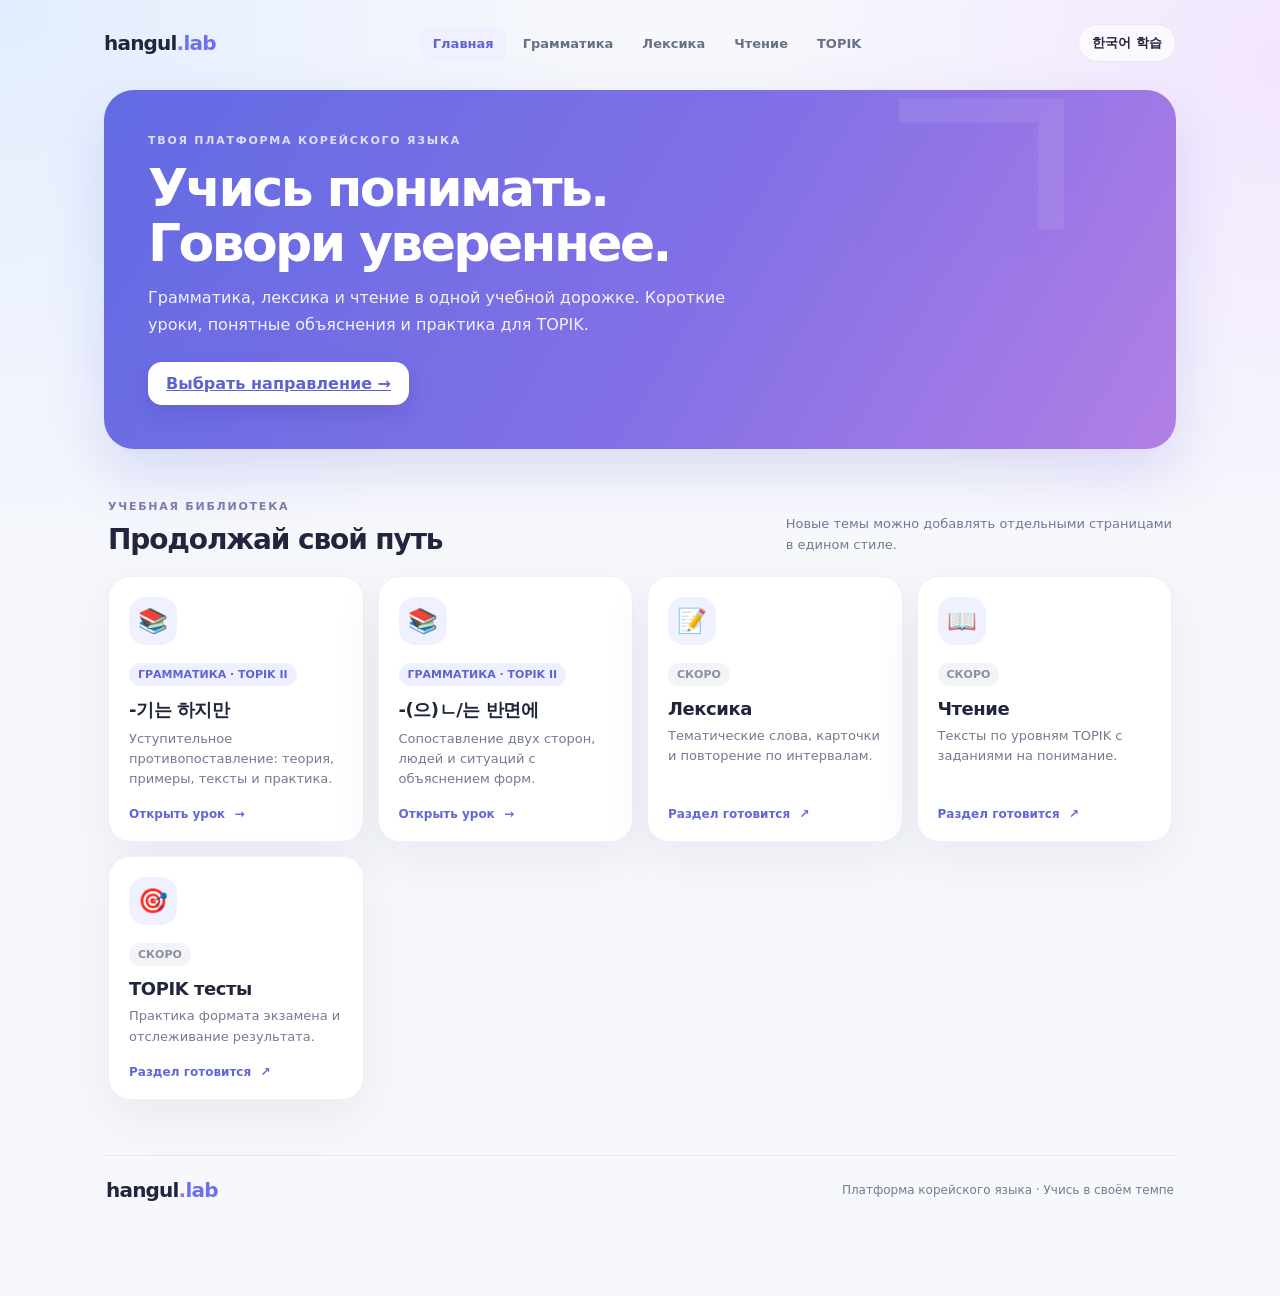
<file: index.html>
<!doctype html>
<html lang="ru">
<head>
<meta charset="utf-8"><meta name="viewport" content="width=device-width,initial-scale=1"><meta name="theme-color" content="#f5f7ff">
<meta name="description" content="Hangul Lab — платформа для изучения корейского языка и подготовки к TOPIK.">
<title>Hangul Lab · Корейский язык</title><link rel="stylesheet" href="css/styles.css">
</head>
<body><div class="shell">
<header class="top"><a class="brand" href="index.html">hangul<span style="color:#9b72e8">.</span><b>lab</b></a>
<nav class="topnav" aria-label="Основная навигация"><a class="on" href="index.html">Главная</a><a href="#grammar">Грамматика</a><a href="#vocabulary">Лексика</a><a href="#reading">Чтение</a><a href="#topik">TOPIK</a></nav>
<span class="rank">한국어 학습</span></header>
<section class="hero"><div class="eyebrow">Твоя платформа корейского языка</div><h1>Учись понимать.<br>Говори увереннее.</h1><p>Грамматика, лексика и чтение в одной учебной дорожке. Короткие уроки, понятные объяснения и практика для TOPIK.</p><div class="hero-actions"><a class="btn white" href="#grammar">Выбрать направление →</a></div></section>
<section class="home-section" id="grammar"><div class="section-heading"><div><span class="eyebrow dark">УЧЕБНАЯ БИБЛИОТЕКА</span><h2>Продолжай свой путь</h2></div><p>Новые темы можно добавлять отдельными страницами<br>в едином стиле.</p></div>
<div class="home-grid">
<a class="home-card grammar-card" href="grammar/gineun-hajiman.html"><div class="home-icon">📚</div><span class="tag">ГРАММАТИКА · TOPIK II</span><h3>-기는 하지만</h3><p>Уступительное противопоставление: теория, примеры, тексты и практика.</p><span class="card-link">Открыть урок <b>→</b></span></a>
<a class="home-card grammar-card" href="grammar/nunbanmyune.html"><div class="home-icon">📚</div><span class="tag">ГРАММАТИКА · TOPIK II</span><h3>-(으)ㄴ/는 반면에</h3><p>Сопоставление двух сторон, людей и ситуаций с объяснением форм.</p><span class="card-link">Открыть урок <b>→</b></span></a>
<a class="home-card" id="vocabulary" href="#vocabulary"><div class="home-icon">📝</div><span class="tag muted-tag">СКОРО</span><h3>Лексика</h3><p>Тематические слова, карточки и повторение по интервалам.</p><span class="card-link">Раздел готовится <b>↗</b></span></a>
<a class="home-card" id="reading" href="#reading"><div class="home-icon">📖</div><span class="tag muted-tag">СКОРО</span><h3>Чтение</h3><p>Тексты по уровням TOPIK с заданиями на понимание.</p><span class="card-link">Раздел готовится <b>↗</b></span></a>
<a class="home-card" id="topik" href="#topik"><div class="home-icon">🎯</div><span class="tag muted-tag">СКОРО</span><h3>TOPIK тесты</h3><p>Практика формата экзамена и отслеживание результата.</p><span class="card-link">Раздел готовится <b>↗</b></span></a>
</div></section>
<footer class="site-footer"><a class="brand" href="index.html">hangul<span style="color:#9b72e8">.</span><b>lab</b></a><span>Платформа корейского языка · Учись в своём темпе</span></footer>
</div></body></html>
</file>
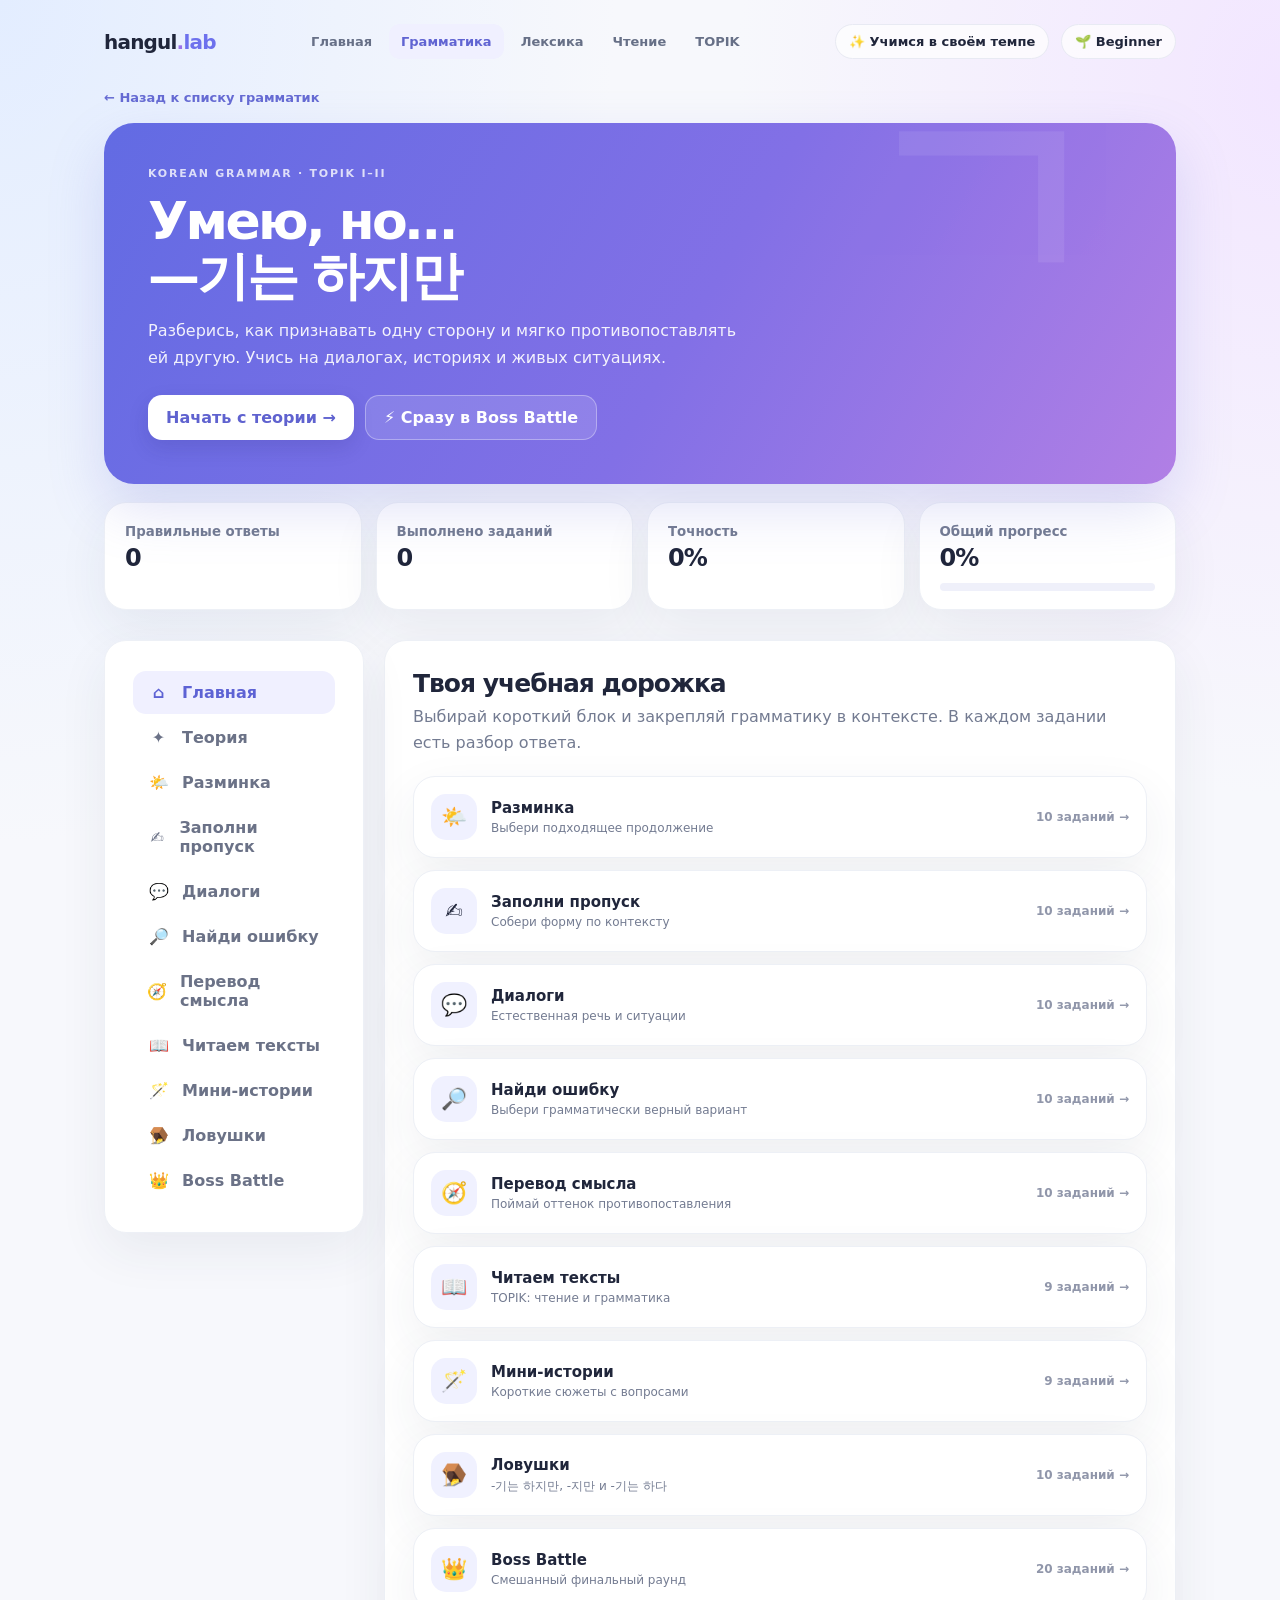
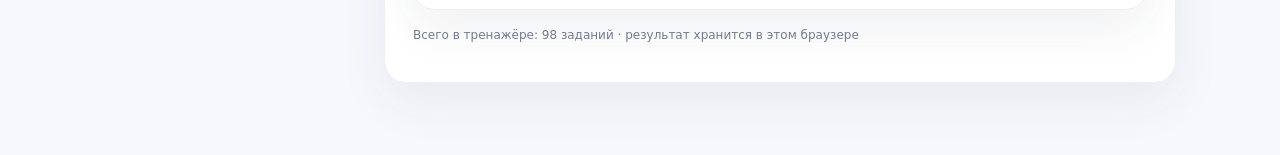
<file: grammar/gineun-hajiman.html>
<!doctype html>
<html lang="ru">
<head>
<meta charset="utf-8"><meta name="viewport" content="width=device-width,initial-scale=1"><meta name="theme-color" content="#f5f7ff"><meta name="description" content="Изучайте корейскую грамматику -기는 하지만: объяснения, диалоги и практика TOPIK."><meta name="color-scheme" content="light">
<title>-기는 하지만 · Hangul Lab</title>
<link rel="stylesheet" href="../css/styles.css"></head>
<body><div class="shell"><header class="top"><a class="brand" href="../index.html">hangul<span style="color:#9b72e8">.</span><b>lab</b></a><nav class="topnav"><a href="../index.html">Главная</a><a class="on" href="../index.html#grammar">Грамматика</a><a href="../index.html#vocabulary">Лексика</a><a href="../index.html#reading">Чтение</a><a href="../index.html#topik">TOPIK</a></nav><div class="topright"><span class="streak">✨ Учимся в своём темпе</span><span class="rank" id="rankTop">🌱 Beginner</span></div></header>
<a class="backlink" href="../index.html#grammar">← Назад к списку грамматик</a>
<section class="hero"><div class="eyebrow">Korean grammar · TOPIK I–II</div><h1>Умею, но…<br>—기는 하지만</h1><p>Разберись, как признавать одну сторону и мягко противопоставлять ей другую. Учись на диалогах, историях и живых ситуациях.</p><div class="hero-actions"><button class="btn white" onclick="showView('theory')">Начать с теории <span aria-hidden="true">→</span></button><button class="btn ghost" onclick="startSection('boss')">⚡ Сразу в Boss Battle</button></div></section>
<section class="stats"><div class="stat"><small>Правильные ответы</small><strong id="correctStat">0</strong></div><div class="stat"><small>Выполнено заданий</small><strong id="doneStat">0</strong></div><div class="stat"><small>Точность</small><strong id="accuracyStat">0%</strong></div><div class="stat"><small>Общий прогресс</small><strong id="progressStat">0%</strong><div class="bar"><i id="progressBar" style="width:0%"></i></div></div></section>
<main class="layout"><nav class="nav panel" id="nav"></nav><div class="content" id="content"></div></main></div><div class="toast" id="toast"></div>
<script src="gineun-hajiman.js" defer></script><script src="../js/app.js" defer></script></body></html>
</file>
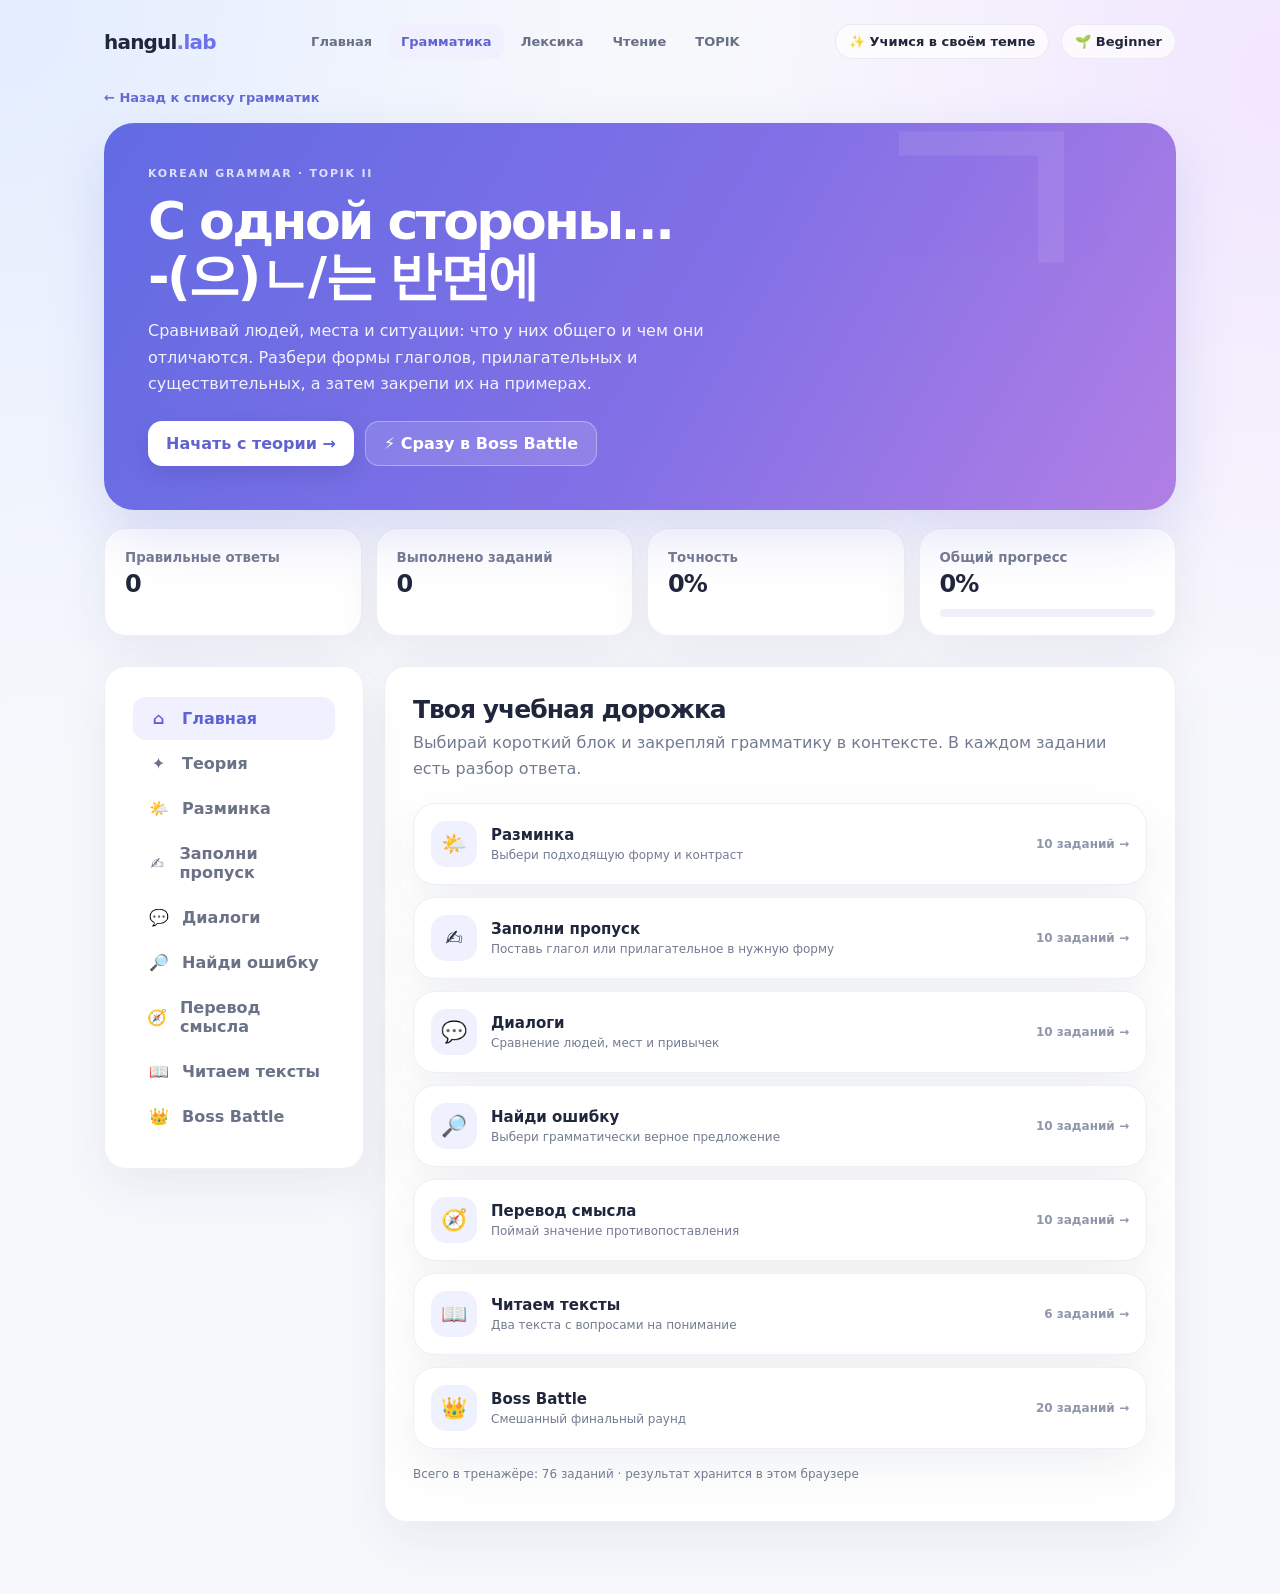
<file: grammar/nunbanmyune.html>
<!doctype html>
<html lang="ru">
<head>
<meta charset="utf-8"><meta name="viewport" content="width=device-width,initial-scale=1"><meta name="theme-color" content="#f5f7ff"><meta name="description" content="Изучайте корейскую грамматику -(으)ㄴ/는 반면(에): формы, сравнение, тексты и практика."><meta name="color-scheme" content="light">
<title>-(으)ㄴ/는 반면(에) · Hangul Lab</title>
<link rel="stylesheet" href="../css/styles.css"></head>
<body><div class="shell"><header class="top"><a class="brand" href="../index.html">hangul<span style="color:#9b72e8">.</span><b>lab</b></a><nav class="topnav"><a href="../index.html">Главная</a><a class="on" href="../index.html#grammar">Грамматика</a><a href="../index.html#vocabulary">Лексика</a><a href="../index.html#reading">Чтение</a><a href="../index.html#topik">TOPIK</a></nav><div class="topright"><span class="streak">✨ Учимся в своём темпе</span><span class="rank" id="rankTop">🌱 Beginner</span></div></header>
<a class="backlink" href="../index.html#grammar">← Назад к списку грамматик</a>
<section class="hero"><div class="eyebrow">Korean grammar · TOPIK II</div><h1>С одной стороны…<br>-(으)ㄴ/는 반면에</h1><p>Сравнивай людей, места и ситуации: что у них общего и чем они отличаются. Разбери формы глаголов, прилагательных и существительных, а затем закрепи их на примерах.</p><div class="hero-actions"><button class="btn white" onclick="showView('theory')">Начать с теории <span aria-hidden="true">→</span></button><button class="btn ghost" onclick="startSection('boss')">⚡ Сразу в Boss Battle</button></div></section>
<section class="stats"><div class="stat"><small>Правильные ответы</small><strong id="correctStat">0</strong></div><div class="stat"><small>Выполнено заданий</small><strong id="doneStat">0</strong></div><div class="stat"><small>Точность</small><strong id="accuracyStat">0%</strong></div><div class="stat"><small>Общий прогресс</small><strong id="progressStat">0%</strong><div class="bar"><i id="progressBar" style="width:0%"></i></div></div></section>
<main class="layout"><nav class="nav panel" id="nav"></nav><div class="content" id="content"></div></main></div><div class="toast" id="toast"></div>
<script src="nunbanmyune.js" defer></script><script src="../js/app.js" defer></script></body></html>
</file>
<file: css/styles.css>
:root{--ink:#20263b;--muted:#737b91;--blue:#6d71ed;--violet:#9b72e8;--mint:#dff8ed;--green:#25815d;--rose:#fff0ef;--line:#eaedf5;--white:#fff;--shadow:0 18px 50px #28325a12}*{box-sizing:border-box}body{margin:0;color:var(--ink);font-family:Inter,ui-sans-serif,system-ui,-apple-system,"Segoe UI",sans-serif;background:radial-gradient(ellipse at 0 0,#e3edff 0,transparent 34%),radial-gradient(ellipse at 100% 5%,#f2e6ff 0,transparent 30%),#f7f8fc;min-height:100vh}button{font:inherit;cursor:pointer}.shell{max-width:1120px;margin:auto;padding:24px 24px 72px}.top{display:flex;align-items:center;justify-content:space-between;gap:18px;margin-bottom:28px}.brand{font-weight:850;letter-spacing:-.04em;font-size:20px}.brand b{color:var(--blue)}.topright{display:flex;align-items:center;gap:12px}.streak,.rank{border:1px solid #e8eaf3;background:#ffffffb8;border-radius:999px;padding:9px 13px;font-size:13px;font-weight:700}.hero{position:relative;overflow:hidden;border-radius:30px;padding:44px;color:#fff;background:linear-gradient(120deg,#626be3,#8270e6 55%,#b17fe5);box-shadow:0 24px 55px #7475da38}.hero:after{content:'ㄱ';position:absolute;font-size:250px;right:70px;top:-85px;opacity:.08;font-weight:900}.eyebrow{text-transform:uppercase;letter-spacing:.16em;font-size:11px;font-weight:800;opacity:.78}.hero h1{font-size:clamp(32px,5vw,52px);letter-spacing:-.05em;line-height:1.06;margin:14px 0}.hero p{font-size:16px;line-height:1.65;max-width:600px;opacity:.91;margin:0}.hero-actions{display:flex;gap:11px;margin-top:24px;flex-wrap:wrap}.btn{border:0;border-radius:14px;padding:12px 18px;font-weight:750;transition:transform .18s,box-shadow .18s}.btn:hover{transform:translateY(-2px)}.btn.white{background:#fff;color:#5f62cf;box-shadow:0 8px 20px #26297a28}.btn.ghost{color:white;background:#ffffff20;border:1px solid #ffffff54}.stats{display:grid;grid-template-columns:repeat(4,1fr);gap:14px;margin:18px 0 30px}.stat,.panel,.section-card,.lesson{background:var(--white);border:1px solid #edf0f6;border-radius:22px;box-shadow:var(--shadow)}.stat{padding:18px 20px}.stat small{color:var(--muted);font-weight:650}.stat strong{display:block;font-size:24px;letter-spacing:-.04em;margin-top:4px}.bar{height:8px;background:#eff0fa;border-radius:8px;margin-top:11px;overflow:hidden}.bar i{display:block;height:100%;background:linear-gradient(90deg,#6c76ed,#9f70df);border-radius:8px;transition:width .4s}.layout{display:grid;grid-template-columns:260px 1fr;gap:20px;align-items:start}.nav{position:sticky;top:16px;padding:12px}.nav button{display:flex;width:100%;align-items:center;gap:11px;border:0;background:transparent;text-align:left;padding:12px 13px;border-radius:13px;color:#6b7287;font-weight:700;margin:2px 0}.nav button.active{background:#f0f0ff;color:#5d62d4}.nav button:hover{background:#f5f5fc}.nav em{font-style:normal;width:25px;text-align:center}.content{min-width:0}.panel{padding:28px}.panel h2{font-size:25px;letter-spacing:-.04em;margin:0 0 6px}.sub{color:var(--muted);line-height:1.6;margin:0 0 21px}.theory-grid{display:grid;grid-template-columns:1fr 1fr;gap:14px}.theory-box{background:#f8f9fd;border:1px solid var(--line);padding:17px;border-radius:17px}.theory-box h3{font-size:14px;margin:0 0 9px}.theory-box p,.theory-box li{font-size:13px;line-height:1.65;color:#606981}.theory-box p{margin:4px 0}.formula{font-size:20px;font-weight:850;color:#656be0;background:#f0efff;padding:10px 13px;border-radius:12px;display:inline-block}.examples{margin-top:16px}.examples table{width:100%;border-collapse:collapse}.examples td{padding:10px;border-bottom:1px solid var(--line);font-size:13px;line-height:1.5}.examples td:first-child{font-weight:700}.tag{display:inline-block;background:#eef0ff;color:#6064d2;padding:5px 9px;border-radius:20px;font-size:11px;font-weight:800}.section-list{display:grid;gap:12px}.section-card{display:flex;align-items:center;gap:14px;padding:17px;cursor:pointer;transition:.18s}.section-card:hover{transform:translateY(-2px);box-shadow:0 17px 35px #28325a19}.ico{width:46px;height:46px;display:grid;place-items:center;background:#f0f1ff;border-radius:15px;font-size:21px}.section-card h3{font-size:15px;margin:0 0 4px}.section-card p{color:var(--muted);font-size:12px;margin:0}.section-card .count{margin-left:auto;color:#9096aa;font-size:12px;font-weight:750;white-space:nowrap}.lesson{padding:24px}.lesson-top{display:flex;justify-content:space-between;align-items:center;margin-bottom:13px;color:#777f94;font-size:12px;font-weight:750}.qtext{font-size:21px;line-height:1.6;margin:12px 0 20px;font-weight:720}.context{background:#f8f9fd;border-left:3px solid #8a81ea;padding:13px 15px;border-radius:0 13px 13px 0;line-height:1.7;margin:12px 0 18px;font-size:14px}.choices{display:grid;gap:10px}.choice{width:100%;border:1px solid #e8eaf2;background:white;border-radius:14px;padding:13px 15px;text-align:left;color:#353b50;line-height:1.5;transition:.15s}.choice:hover{border-color:#9296ee;background:#fafaff}.choice.selected{border:2px solid #7476e5;background:#f7f6ff;padding:12px 14px}.choice.correct{border-color:#64c396;background:#effbf5}.choice.wrong{border-color:#e89891;background:#fff3f2}.feedback{margin-top:17px;padding:16px;border-radius:15px;line-height:1.6;font-size:14px;animation:up .25s ease}.feedback.good{background:#effbf5;color:#245a43}.feedback.bad{background:#fff4f2;color:#754440}.feedback strong{display:block;margin-bottom:5px}.lesson-actions{display:flex;justify-content:space-between;gap:10px;margin-top:18px}.btn.primary{color:white;background:linear-gradient(100deg,#6972e5,#9171e6);box-shadow:0 8px 18px #7874df33}.btn.soft{background:#f0f1f8;color:#5d647b}.btn:disabled{opacity:.5;cursor:not-allowed;transform:none}.complete{text-align:center;padding:28px 15px}.complete .trophy{font-size:60px}.complete h2{font-size:31px}.complete p{line-height:1.7;color:var(--muted)}.passage{background:#fbfbfe;border:1px solid var(--line);padding:18px;border-radius:16px;font-size:14px;line-height:1.9;margin:14px 0}.mini{font-size:12px;color:var(--muted)}.toast{position:fixed;bottom:20px;left:50%;transform:translate(-50%,20px);background:#252b40;color:#fff;padding:12px 18px;border-radius:12px;opacity:0;transition:.25s;pointer-events:none}.toast.show{opacity:1;transform:translate(-50%,0)}@keyframes up{from{opacity:0;transform:translateY(6px)}to{opacity:1;transform:none}}@media(max-width:760px){.shell{padding:16px 14px 42px}.hero{padding:31px 24px}.hero:after{right:-10px;font-size:185px}.stats{grid-template-columns:1fr 1fr;gap:10px}.layout{grid-template-columns:1fr}.nav{position:static;display:flex;overflow:auto;padding:8px}.nav button{width:auto;white-space:nowrap;padding:10px 12px}.panel{padding:21px}.theory-grid{grid-template-columns:1fr}.qtext{font-size:19px}.top{margin-bottom:18px}.rank{display:none}}@media(max-width:420px){.hero{border-radius:22px;padding:25px 20px}.hero p{font-size:14px}.stat{padding:14px}.stat strong{font-size:21px}.lesson{padding:18px}.section-card{padding:13px}.section-card .count{display:none}}

/* Shared platform navigation and landing page */
.brand{text-decoration:none;color:var(--ink)}.topnav{display:flex;align-items:center;gap:5px}.topnav a{color:#677087;text-decoration:none;font-size:13px;font-weight:700;padding:10px 12px;border-radius:11px;transition:background .18s,color .18s}.topnav a:hover,.topnav a.on{background:#f0f0ff;color:#6064d2}.backlink{display:inline-block;margin:-8px 0 18px;color:#666bd3;text-decoration:none;font-weight:750;font-size:13px}.backlink:hover{text-decoration:underline}.home-section{padding:46px 4px 30px}.section-heading{display:flex;justify-content:space-between;align-items:end;margin-bottom:20px}.section-heading h2{font-size:28px;letter-spacing:-.04em;margin:9px 0 0}.section-heading>p{color:var(--muted);font-size:13px;line-height:1.6;margin:0}.eyebrow.dark{color:#7a7eaa;opacity:1}.home-grid{display:grid;grid-template-columns:repeat(4,1fr);gap:14px}.home-card{min-height:238px;background:#fff;border:1px solid #edf0f6;border-radius:22px;padding:20px;text-decoration:none;color:var(--ink);box-shadow:var(--shadow);transition:transform .18s,box-shadow .18s;display:flex;flex-direction:column;align-items:flex-start}.home-card:hover{transform:translateY(-3px);box-shadow:0 20px 40px #28325a1c}.home-icon{font-size:24px;width:48px;height:48px;background:#f0f1ff;border-radius:16px;display:grid;place-items:center;margin-bottom:18px}.home-card h3{font-size:18px;margin:12px 0 7px;letter-spacing:-.025em}.home-card p{font-size:13px;line-height:1.55;color:var(--muted);margin:0 0 18px}.home-card .card-link{margin-top:auto;color:#6267d8;font-size:12px;font-weight:800}.card-link b{margin-left:5px}.muted-tag{background:#f3f4f8;color:#8a90a2}.site-footer{display:flex;justify-content:space-between;align-items:center;border-top:1px solid #e9ebf2;padding:22px 2px;color:var(--muted);font-size:12px;margin-top:25px}@media(max-width:900px){.home-grid{grid-template-columns:repeat(2,1fr)}.topnav{gap:0}.topnav a{padding:9px 8px;font-size:12px}.topright .rank{display:none}}@media(max-width:600px){.top{flex-wrap:wrap;gap:10px}.topnav{order:3;width:100%;overflow-x:auto;justify-content:space-between}.topnav a{white-space:nowrap}.section-heading{display:block}.section-heading>p{margin-top:9px}.home-section{padding-top:34px}.home-grid{gap:10px}.home-card{min-height:220px;padding:15px}.site-footer{align-items:flex-start;gap:10px;flex-direction:column}}
</file>
